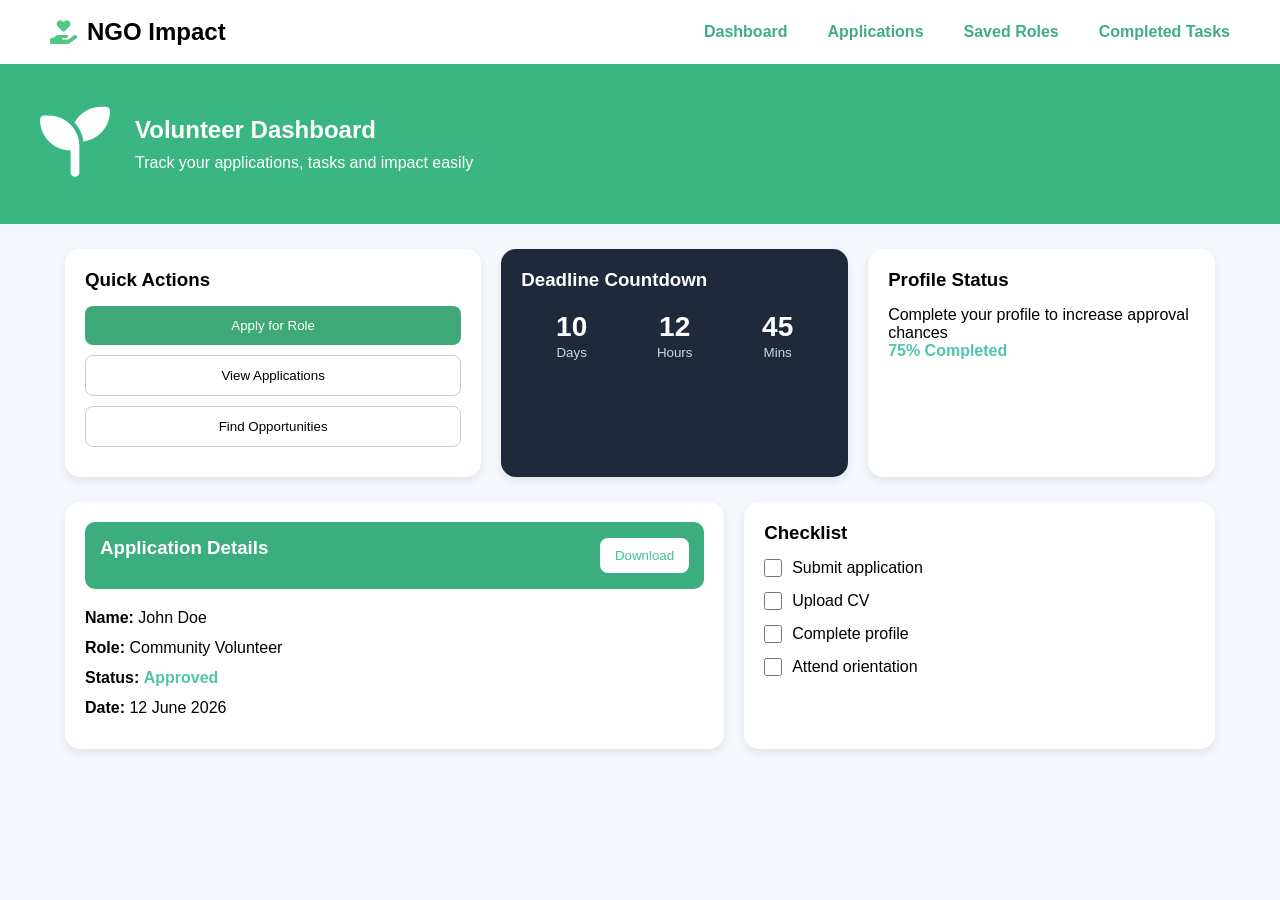
<file: Dashboard/Approve/index.html>
<!DOCTYPE html>
<html lang="en">
<head>
    <meta charset="UTF-8">
    <meta name="viewport" content="width=device-width, initial-scale=1.0">
    <title>Volunteer NGO Dashboard</title>
    <link src="script.css" rel="stylesheet">

    <!-- Font Awesome (for icons like navbar logo/hero icon) -->
    <link rel="stylesheet" href="https://cdnjs.cloudflare.com/ajax/libs/font-awesome/6.5.0/css/all.min.css">

    <!-- Your CSS file -->
    <link rel="stylesheet" href="script.css">
</head>

<body>

<!-- ================= NAVBAR ================= -->
<header class="navbar">
    <div class="logo">
        <i class="fa-solid fa-hand-holding-heart"></i>
        <h2>NGO Impact</h2>
    </div>

    <ul>
        <li><a href="#" class="active">Dashboard</a></li>
        <li><a href="#">Applications</a></li>
        <li><a href="#">Saved Roles</a></li>
        <li><a href="#">Completed Tasks</a></li>
    </ul>
</header>

<!-- ================= HERO SECTION ================= -->
<section class="hero">
    <div class="hero-icon">
        <i class="fa-solid fa-seedling"></i>
    </div>

    <div>
        <h1>Volunteer Dashboard</h1>
        <p>Track your applications, tasks and impact easily</p>
    </div>
</section>

<!-- ================= MAIN GRID ================= -->
<div class="container">

    <!-- Card 1 -->
    <div class="card">
        <h3>Quick Actions</h3>
        <button class="btn primary">Apply for Role</button>
        <button class="btn">View Applications</button>
        <button class="btn">Find Opportunities</button>
    </div>

    <!-- Card 2 (Timer) -->
    <div class="card timer-card">
        <h3>Deadline Countdown</h3>

        <div class="timer">
            <div>
                <span>10</span>
                <small>Days</small>
            </div>

            <div>
                <span>12</span>
                <small>Hours</small>
            </div>

            <div>
                <span>45</span>
                <small>Mins</small>
            </div>
        </div>
    </div>

    <!-- Card 3 -->
    <div class="card">
        <h3>Profile Status</h3>
        <p>Complete your profile to increase approval chances</p>
        <p class="approved">75% Completed</p>
    </div>

</div>

<!-- ================= BOTTOM GRID ================= -->
<div class="bottom-grid">

    <!-- Details Card -->
    <div class="card">

        <div class="details-header">
            <h3>Application Details</h3>
            <button class="download-btn">Download</button>
        </div>

        <div class="details-body">
            <p><strong>Name:</strong> John Doe</p>
            <p><strong>Role:</strong> Community Volunteer</p>
            <p><strong>Status:</strong> <span class="approved">Approved</span></p>
            <p><strong>Date:</strong> 12 June 2026</p>
        </div>

    </div>

    <!-- Checklist -->
    <div class="card">
        <h3>Checklist</h3>

        <div class="checklist">
            <label><input type="checkbox"> Submit application</label>
            <label><input type="checkbox"> Upload CV</label>
            <label><input type="checkbox"> Complete profile</label>
            <label><input type="checkbox"> Attend orientation</label>
        </div>
    </div>
    <link rel="script" href="script.js">

</div>

</body>
</html>
</file>
<file: Dashboard/Approve/script.css>
*{
    margin:0;
    padding:0;
    box-sizing:border-box;
    font-family:'Segoe UI',sans-serif;
}

body{
    background:#f4f7fb;
}

/* Navbar */

.navbar{
    background:white;
    display:flex;
    justify-content:space-between;
    align-items:center;
    padding:18px 50px;
    box-shadow:0 2px 8px rgb(49, 121, 73);
}

.logo{
    display:flex;
    gap:10px;
    align-items:center;
}

.logo i{
    color:#50c782;
    font-size:24px;
}

.navbar ul{
    list-style:none;
    display:flex;
    gap:40px;
}

.navbar a{
    text-decoration:none;
    color:#3fad8c;
    font-weight:600;
}

.active{
    color:#3ec485;
}

/* Hero */

.hero{
    background:linear-gradient(
    135deg,
    #39b682,
    #3db683);
    color:white;
    padding:40px;
    display:flex;
    align-items:center;
    gap:25px;
}

.hero-icon{
    font-size:70px;
}

.hero h1{
    margin-bottom:10px;
}

/* Layout */

.container{
    max-width:1200px;
    margin:auto;
    padding:25px;
    display:grid;
    grid-template-columns:
    1.2fr 1fr 1fr;
    gap:20px;
}

.bottom-grid{
    max-width:1200px;
    margin:auto;
    padding:0 25px 25px;
    display:grid;
    grid-template-columns:
    1.4fr 1fr;
    gap:20px;
}

.card{
    background:white;
    border-radius:15px;
    padding:20px;
    box-shadow:0 4px 10px rgba(0,0,0,.08);
}

.card h3{
    margin-bottom:15px;
}

/* Timer */

.timer-card{
    background:#1e293b;
    color:white;
}

.timer{
    display:flex;
    justify-content:space-around;
    margin-top:20px;
}

.timer div{
    text-align:center;
}

.timer span{
    display:block;
    font-size:28px;
    font-weight:bold;
}

.timer small{
    color:#d1d5db;
}

/* Buttons */

.btn{
    width:100%;
    padding:12px;
    margin-bottom:10px;
    border:1px solid #ccc;
    border-radius:8px;
    cursor:pointer;
    background:white;
}

.primary{
    background:#3ea877;
    color:white;
    border:none;
}

/* Details */

.details-header{
    display:flex;
    justify-content:space-between;
    align-items:center;
    background:#3bad7e;
    color:white;
    padding:15px;
    border-radius:10px;
}

.download-btn{
    background:white;
    color:#3ec497;
    border:none;
    padding:10px 15px;
    border-radius:8px;
    cursor:pointer;
}

.details-body{
    padding-top:20px;
}

.details-body p{
    margin-bottom:12px;
}

.approved{
    color:rgb(81, 197, 172);
    font-weight:bold;
}

/* Checklist */

.checklist{
    display:flex;
    flex-direction:column;
    gap:15px;
}

.checklist label{
    display:flex;
    gap:10px;
    align-items:center;
}

input[type="checkbox"]{
    width:18px;
    height:18px;
}

/* Responsive */

@media(max-width:900px){

.container,
.bottom-grid{
    grid-template-columns:1fr;
}

.navbar{
    flex-direction:column;
    gap:15px;
}

.hero{
    flex-direction:column;
    text-align:center;
}
}
</file>
